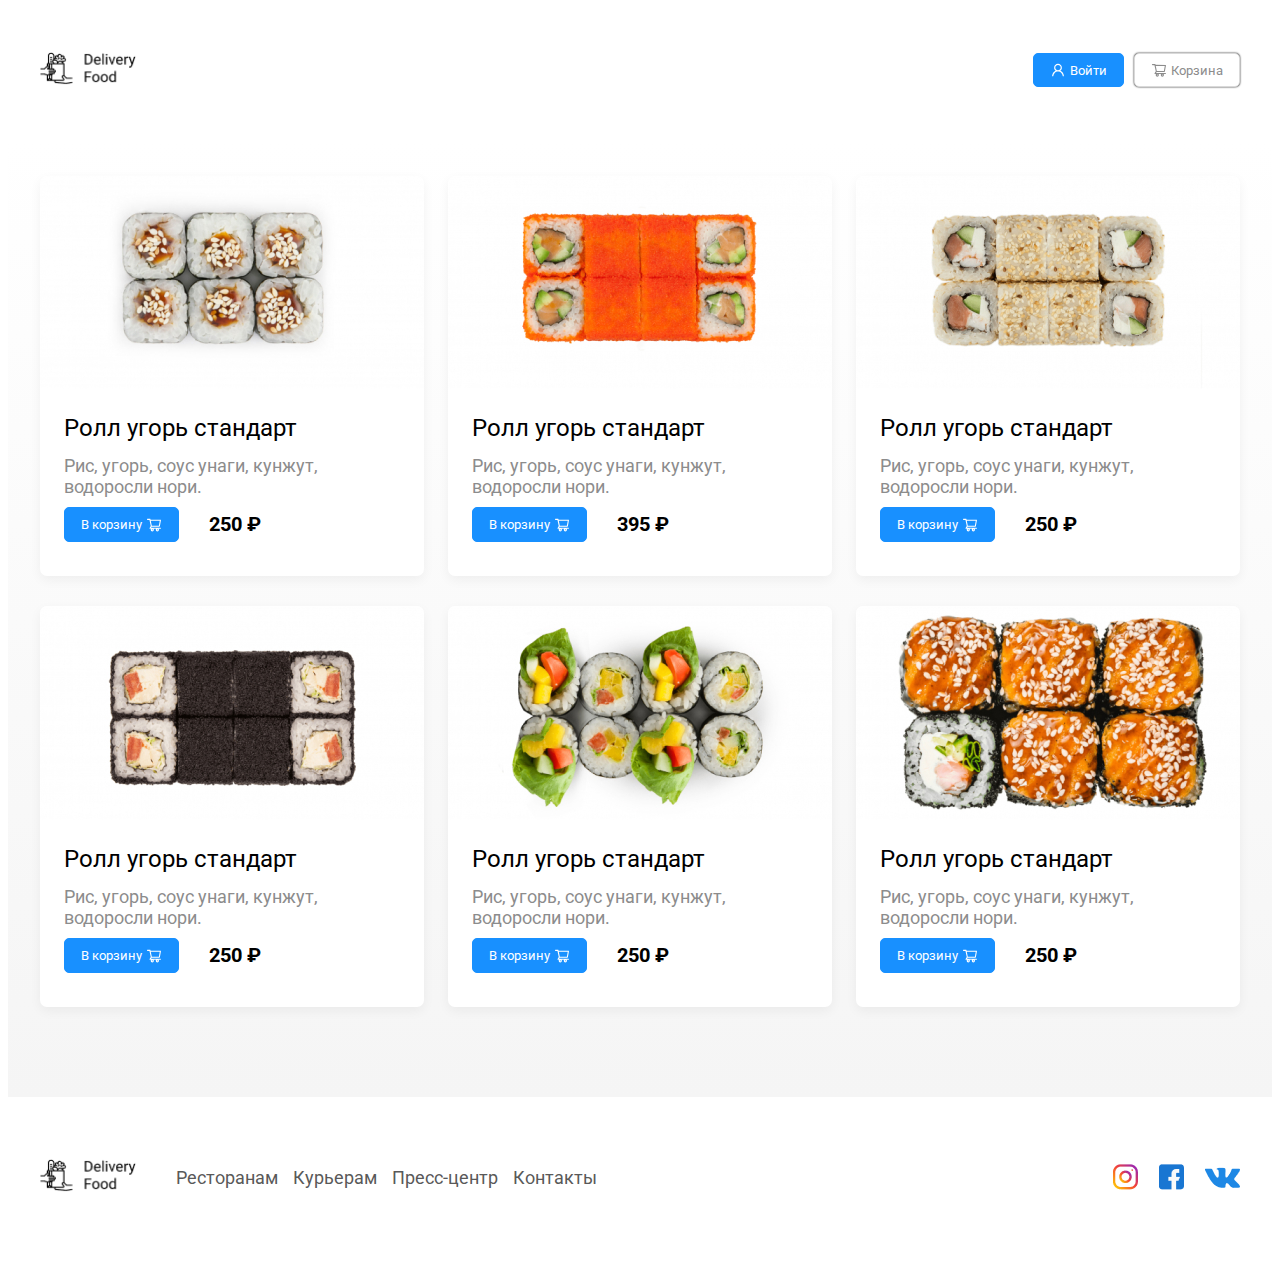
<file: goods.html>
<!DOCTYPE html>
<html lang="ru">
  <head>
    <meta charset="UTF-8" />
    <meta name="viewport" content="width=device-width, initial-scale=1.0" />
    <title>Food Delivery</title>
    <link rel="preconnect" href="https://fonts.googleapis.com" />
    <link rel="preconnect" href="https://fonts.gstatic.com" crossorigin />
    <link
      href="https://fonts.googleapis.com/css2?family=Roboto:ital,wght@0,100..900;1,100..900&display=swap"
      rel="stylesheet"
    />
    <link rel="stylesheet" href="./css/style.css" />
    <script src="./script/index.js" defer></script>
  </head>
  <body>
    <div class="page-wrapper">
      <header class="header">
        <div class="container">
          <div class="header-box">
            <a href="./index.html" class="logo header-logo">
              <img src="./images/logo.png" alt="Header-logo" />
            </a>
            <div class="header-controls">
              <button class="btn btn-primary">
                <img src="./images/icons/user.svg" alt="User-logo" />
                Войти
              </button>
              <button class="btn btn-outline" id="cart-button">
                <img
                  src="./images/icons/shopping-cart.svg"
                  alt="Shopping-cart-logo"
                />
                Корзина
              </button>
            </div>
          </div>
        </div>
      </header>

      <main class="main">
        <section class="products">
          <div class="container">
            <div class="products-wrapper">
              <div class="products-card">
                <div class="products-card__image">
                  <img src="./images/goods/good-1.jpg" alt="Restaurant-image" />
                </div>
                <div class="products-card__description">
                  <div class="products-card__description-row">
                    <h4 class="products-card__description--name">
                      Ролл угорь стандарт
                    </h4>
                  </div>
                  <div class="products-card__description-row">
                    <p class="products-card__description--text">
                      Рис, угорь, соус унаги, кунжут, водоросли нори.
                    </p>
                  </div>
                  <div class="products-card__description-row">
                    <div class="products-card__description--controls">
                      <button class="btn btn-primary">
                        В корзину
                        <img
                          src="./images/icons/shopping-cart-white.svg"
                          alt=""
                        />
                      </button>
                      <span class="products-card__description-controls--price">
                        250 ₽
                      </span>
                    </div>
                  </div>
                </div>
              </div>
              <div class="products-card">
                <div class="products-card__image">
                  <img src="./images/goods/good-2.jpg" alt="Restaurant-image" />
                </div>
                <div class="products-card__description">
                  <div class="products-card__description-row">
                    <h4 class="products-card__description--name">
                      Ролл угорь стандарт
                    </h4>
                  </div>
                  <div class="products-card__description-row">
                    <p class="products-card__description--text">
                      Рис, угорь, соус унаги, кунжут, водоросли нори.
                    </p>
                  </div>
                  <div class="products-card__description-row">
                    <div class="products-card__description--controls">
                      <button class="btn btn-primary">
                        В корзину
                        <img
                          src="./images/icons/shopping-cart-white.svg"
                          alt=""
                        />
                      </button>
                      <span class="products-card__description-controls--price">
                        395 ₽
                      </span>
                    </div>
                  </div>
                </div>
              </div>
              <div class="products-card">
                <div class="products-card__image">
                  <img src="./images/goods/good-3.jpg" alt="Restaurant-image" />
                </div>
                <div class="products-card__description">
                  <div class="products-card__description-row">
                    <h4 class="products-card__description--name">
                      Ролл угорь стандарт
                    </h4>
                  </div>
                  <div class="products-card__description-row">
                    <p class="products-card__description--text">
                      Рис, угорь, соус унаги, кунжут, водоросли нори.
                    </p>
                  </div>
                  <div class="products-card__description-row">
                    <div class="products-card__description--controls">
                      <button class="btn btn-primary">
                        В корзину
                        <img
                          src="./images/icons/shopping-cart-white.svg"
                          alt=""
                        />
                      </button>
                      <span class="products-card__description-controls--price">
                        250 ₽
                      </span>
                    </div>
                  </div>
                </div>
              </div>
              <div class="products-card">
                <div class="products-card__image">
                  <img src="./images/goods/good-4.jpg" alt="Restaurant-image" />
                </div>
                <div class="products-card__description">
                  <div class="products-card__description-row">
                    <h4 class="products-card__description--name">
                      Ролл угорь стандарт
                    </h4>
                  </div>
                  <div class="products-card__description-row">
                    <p class="products-card__description--text">
                      Рис, угорь, соус унаги, кунжут, водоросли нори.
                    </p>
                  </div>
                  <div class="products-card__description-row">
                    <div class="products-card__description--controls">
                      <button class="btn btn-primary">
                        В корзину
                        <img
                          src="./images/icons/shopping-cart-white.svg"
                          alt=""
                        />
                      </button>
                      <span class="products-card__description-controls--price">
                        250 ₽
                      </span>
                    </div>
                  </div>
                </div>
              </div>
              <div class="products-card">
                <div class="products-card__image">
                  <img src="./images/goods/good-5.jpg" alt="Restaurant-image" />
                </div>
                <div class="products-card__description">
                  <div class="products-card__description-row">
                    <h4 class="products-card__description--name">
                      Ролл угорь стандарт
                    </h4>
                  </div>
                  <div class="products-card__description-row">
                    <p class="products-card__description--text">
                      Рис, угорь, соус унаги, кунжут, водоросли нори.
                    </p>
                  </div>
                  <div class="products-card__description-row">
                    <div class="products-card__description--controls">
                      <button class="btn btn-primary">
                        В корзину
                        <img
                          src="./images/icons/shopping-cart-white.svg"
                          alt=""
                        />
                      </button>
                      <span class="products-card__description-controls--price">
                        250 ₽
                      </span>
                    </div>
                  </div>
                </div>
              </div>
              <div class="products-card">
                <div class="products-card__image">
                  <img src="./images/goods/good-6.jpg" alt="Restaurant-image" />
                </div>
                <div class="products-card__description">
                  <div class="products-card__description-row">
                    <h4 class="products-card__description--name">
                      Ролл угорь стандарт
                    </h4>
                  </div>
                  <div class="products-card__description-row">
                    <p class="products-card__description--text">
                      Рис, угорь, соус унаги, кунжут, водоросли нори.
                    </p>
                  </div>
                  <div class="products-card__description-row">
                    <div class="products-card__description--controls">
                      <button class="btn btn-primary">
                        В корзину
                        <img
                          src="./images/icons/shopping-cart-white.svg"
                          alt=""
                        />
                      </button>
                      <span class="products-card__description-controls--price">
                        250 ₽
                      </span>
                    </div>
                  </div>
                </div>
              </div>
            </div>
          </div>
        </section>
      </main>

      <div class="card-modal__overlay">
        <div class="cart-modal">
          <div class="card-modal__header">
            <h2 class="card-modal__header--title">Корзина</h2>
            <span class="card-modal__header--close">
              <img src="./images/icons/close.svg" alt="" />
            </span>
          </div>
          <div class="card-modal__body">
            <div class="card-item">
              <p class="card-item__title">Ролл угорь стандарт</p>
              <div class="card-item__controls">
                <div class="card-item__controls--price">250 ₽</div>
                <button class="btn btn-outline">-</button>
                <div class="card-item__controls--count">1</div>
                <button class="btn btn-outline">+</button>
              </div>
            </div>
            <div class="card-item">
              <p class="card-item__title">Ролл угорь стандарт</p>
              <div class="card-item__controls">
                <div class="card-item__controls--price">250 ₽</div>
                <button class="btn btn-outline">-</button>
                <div class="card-item__controls--count">1</div>
                <button class="btn btn-outline">+</button>
              </div>
            </div>
            <div class="card-item">
              <p class="card-item__title">Ролл угорь стандарт</p>
              <div class="card-item__controls">
                <div class="card-item__controls--price">250 ₽</div>
                <button class="btn btn-outline">-</button>
                <div class="card-item__controls--count">1</div>
                <button class="btn btn-outline">+</button>
              </div>
            </div>
            <div class="card-item">
              <p class="card-item__title">Ролл угорь стандарт</p>
              <div class="card-item__controls">
                <div class="card-item__controls--price">250 ₽</div>
                <button class="btn btn-outline">-</button>
                <div class="card-item__controls--count">1</div>
                <button class="btn btn-outline">+</button>
              </div>
            </div>
            <div class="card-item">
              <p class="card-item__title">Ролл угорь стандарт</p>
              <div class="card-item__controls">
                <div class="card-item__controls--price">250 ₽</div>
                <button class="btn btn-outline">-</button>
                <div class="card-item__controls--count">1</div>
                <button class="btn btn-outline">+</button>
              </div>
            </div>
          </div>
          <div class="card-modal__footer">
            <div class="card-modal__footer--price">1250 ₽</div>
            <div class="card-modal__footer--controls">
              <button class="btn btn-primary">Оформить заказ</button>
              <button class="btn btn-outline">Отмена</button>
            </div>
          </div>
        </div>
      </div>

      <footer class="footer">
        <div class="container">
          <div class="footer-box">
            <a href="./index.html" class="logo footer-logo">
              <img src="./images/logo.png" alt="Footer-logo" />
            </a>
            <div class="footer-nav">
              <ul>
                <li>Ресторанам</li>
                <li>Курьерам</li>
                <li>Пресс-центр</li>
                <li>Контакты</li>
              </ul>
            </div>
            <div class="footer-social">
              <img src="./images/social/ig.png" alt="" />
              <img src="./images/social/fb.png" alt="" />
              <img src="./images/social/vk.png" alt="" />
            </div>
          </div>
        </div>
      </footer>
    </div>
  </body>
</html>
</file>
<file: css/style.css>
/* general styles */

* {
  box-sizing: border-box;
  font-family: Roboto;
  font-style: normal;
  line-height: normal;
}

.page-wrapper {
  display: flex;
  flex-direction: column;
  min-height: 100vh;
}

.main {
  flex-grow: 1;
  background: linear-gradient(
    180deg,
    rgba(245, 245, 245, 0) 1.04%,
    #f5f5f5 100%
  );
}

.container {
  width: 100%;
  height: 100%;
  max-width: 1230px;
  margin: 0px auto;
  padding-left: 15px;
  padding-right: 15px;
}

/* header styles */

.header {
  display: flex;
  align-items: center;
  min-height: 124px;
}

.header-box {
  height: 100%;
  display: flex;
  align-items: center;
  justify-content: space-between;
}

.header-controls {
  display: flex;
  align-items: center;
  justify-content: flex-end;
  gap: 10px;
}

.btn {
  display: flex;
  padding: 8px 16px;
  align-items: center;
  gap: 4px;
  cursor: pointer;
  outline: none;
  border-radius: 5px;
}

.btn-primary {
  background-color: #1890ff;
  border: 1px solid #1890ff;
  color: #fff;
}

.btn-outline {
  border: 1px solid #d9d9d9;
  background-color: #fff;
  box-shadow: 0px 0px 2px 0px #000;
  color: #8c8c8c;
}

/* main styles */

.banner {
  margin-bottom: 56px;
}

.banner-item {
  background-image: url(./images/banners/banner.png);
  background-color: #fff1b8;
  background-size: contain;
  background-position: center right;
  background-repeat: no-repeat;
  padding: 68px;
  border-radius: 10px;
}

.banner-item-title {
  margin-top: 0;
  margin-bottom: 15px;
  max-width: 50%;
  font-weight: 700;
  font-size: 39px;
  color: #302c34;
}

.banner-item-subtitle {
  margin: 0;
  max-width: 50%;
  font-weight: 400;
  font-size: 24px;
  color: #302c34;
}

.products-header {
  display: flex;
  align-items: center;
  justify-content: space-between;
  flex-wrap: wrap;
  gap: 24px;
}

.products-header-title {
  margin: 0;
  font-weight: 700;
  font-size: 36px;
  color: #000;
}

.products-header-search {
  padding: 5px 12px;
  min-width: 306px;
  height: 34px;
  flex-shrink: 0;
  font-weight: 400;
  font-size: 16px;
  line-height: 150%;
  border: 1px solid #d9d9d9;
  border-radius: 2px;
  background-color: #fff;
}

.products-header-search::placeholder {
  font-weight: 400;
  font-size: 16px;
  line-height: 150%;
  color: #bfbfbf;
}

.products-wrapper {
  margin-top: 44px;
  margin-bottom: 90px;
  display: flex;
  flex-wrap: wrap;
  row-gap: 30px;
  column-gap: 24px;
}

.products-card {
  width: calc((100% - 48px) / 3);
  box-shadow: 0 4px 12px 0 rgba(0, 0, 0, 0.05);
  background: #fff;
  border-radius: 7px;
  overflow: hidden;
  text-decoration: none;
}

.products-card__image {
  width: 100%;
}

.products-card__image img {
  width: 100%;
}

.products-card__description {
  padding: 20px 24px 34px 24px;
}

.products-card__description-row {
  display: flex;
  align-items: center;
  justify-content: space-between;
}

.products-card__description-row:not(:last-child) {
  margin-bottom: 10px;
}

.products-card__description--title {
  margin: 0;
  font-weight: 700;
  font-size: 24px;
  line-height: 133%;
  color: #000;
}

.products-card__description--badge {
  padding: 1px 8px;
  font-weight: 400;
  font-size: 12px;
  line-height: 167%;
  color: #fff;
  border-radius: 2px;
  background-color: #262626;
}

.products-card__description-info {
  display: flex;
  align-items: center;
  justify-content: flex-start;
  flex-wrap: wrap;
  row-gap: 25px;
  column-gap: 25px;
}

.products-card__description-info--rating {
  font-weight: 700;
  font-size: 18px;
  line-height: 178%;
  color: #ffc107;
}

.products-card__description-info--group {
  position: relative;
}

.products-card__description-info--price,
.products-card__description-info--group {
  font-weight: 400;
  font-size: 18px;
  line-height: 178%;
  color: #8c8c8c;
}

.products-card__description-info--group::before {
  content: "";
  display: block;
  position: absolute;
  left: -14px;
  top: 14px;
  width: 5px;
  height: 5px;
  border-radius: 50%;
  background-color: #8c8c8c;
}

/* footer styles */

.footer {
  padding: 60px 0;
  display: flex;
  align-items: center;
  min-height: 156px;
}

.footer-box {
  height: 100%;
  display: flex;
  flex-wrap: wrap;
  align-items: center;
  justify-content: space-between;
  gap: 36px;
}

.footer-nav {
  flex-grow: 1;
}

.footer-nav ul {
  display: flex;
  flex-wrap: wrap;
  align-items: center;
  list-style: none;
  padding: 0;
  margin: 0;
  gap: 15px;
}

.footer-nav ul li {
  font-weight: 400;
  font-size: 18px;
  color: #595959;
}

.footer-social {
  display: flex;
  align-items: center;
  justify-content: flex-end;
  gap: 20px;
}

.logo {
  max-width: 100px;
}

.logo img {
  width: 100%;
}

/* goods-page */

.products-card__description--name {
  margin: 0;
  font-weight: 400;
  font-size: 24px;
  line-height: 133%;
  color: #000;
}

.products-card__description--text {
  margin: 0;
  font-weight: 400;
  font-size: 18px;
  color: #8c8c8c;
}

.products-card__description--controls {
  display: flex;
  align-items: center;
  justify-content: start;
  flex-wrap: wrap;
  row-gap: 10px;
  column-gap: 30px;
}

.products-card__description-controls--price {
  font-weight: 700;
  font-size: 20px;
  line-height: 160%;
  color: #000;
}

/* modal page */

.card-modal__overlay {
  display: none;
  align-items: center;
  justify-content: center;
  position: fixed;
  top: 0;
  right: 0;
  bottom: 0;
  left: 0;
  background-color: rgba(0, 0, 0, 0.4);
}

.card-modal__overlay.open {
  display: flex;
}

.cart-modal {
  padding: 40px 45px;
  width: 100%;
  max-width: 780px;
  border-radius: 5px;
  background-color: #fff;
}

.card-modal__header {
  display: flex;
  align-items: center;
  justify-content: space-between;
  margin-bottom: 48px;
}

.card-modal__header--title {
  margin: 0;
  font-weight: 700;
  font-size: 36px;
  color: #000;
}

.card-modal__header--close {
  cursor: pointer;
}

.card-modal__footer {
  display: flex;
  align-items: center;
  justify-content: space-between;
  flex-wrap: wrap;
  gap: 10px;
  margin-top: 50px;
}

.card-modal__footer--price {
  padding: 15px 20px;
  border-radius: 5px;
  background-color: #262626;
  font-weight: 700;
  font-size: 20px;
  color: #fafafa;
}

.card-modal__footer--controls {
  display: flex;
  align-items: center;
  gap: 10px;
}

.card-item {
  display: flex;
  align-items: center;
  justify-content: space-between;
  flex-wrap: wrap;
  gap: 10px;
}

.card-item:not(:last-child) {
  padding-bottom: 10px;
  margin-bottom: 10px;
  border-bottom: 1px solid #d9d9d9;
}

.card-item__title {
  margin: 0;
  font-weight: 400;
  font-size: 18px;
  line-height: 178%;
  color: #000;
}

.card-item__controls {
  display: flex;
  align-items: center;
}

.card-item__controls--price {
  margin-right: 47px;
  font-weight: 700;
  font-size: 20px;
  line-height: 160%;
}

.card-item__controls button {
  border: 1px solid #40a9ff;
  box-shadow: none;
  border-radius: 2px;
  padding: 5px 16px;
}

.card-item__controls--count {
  margin-left: 15px;
  margin-right: 15px;
}

/* media */

@media (max-width: 991px) {
  .banner-item {
    background-image: none;
  }

  .banner-item-title {
    max-width: 100%;
  }

  .banner-item-subtitle {
    max-width: 100%;
  }

  .products-card {
    width: calc((100% - 24px) / 2);
  }
}

@media (max-width: 768px) {
  .products-card {
    width: 100%;
  }
}
</file>
